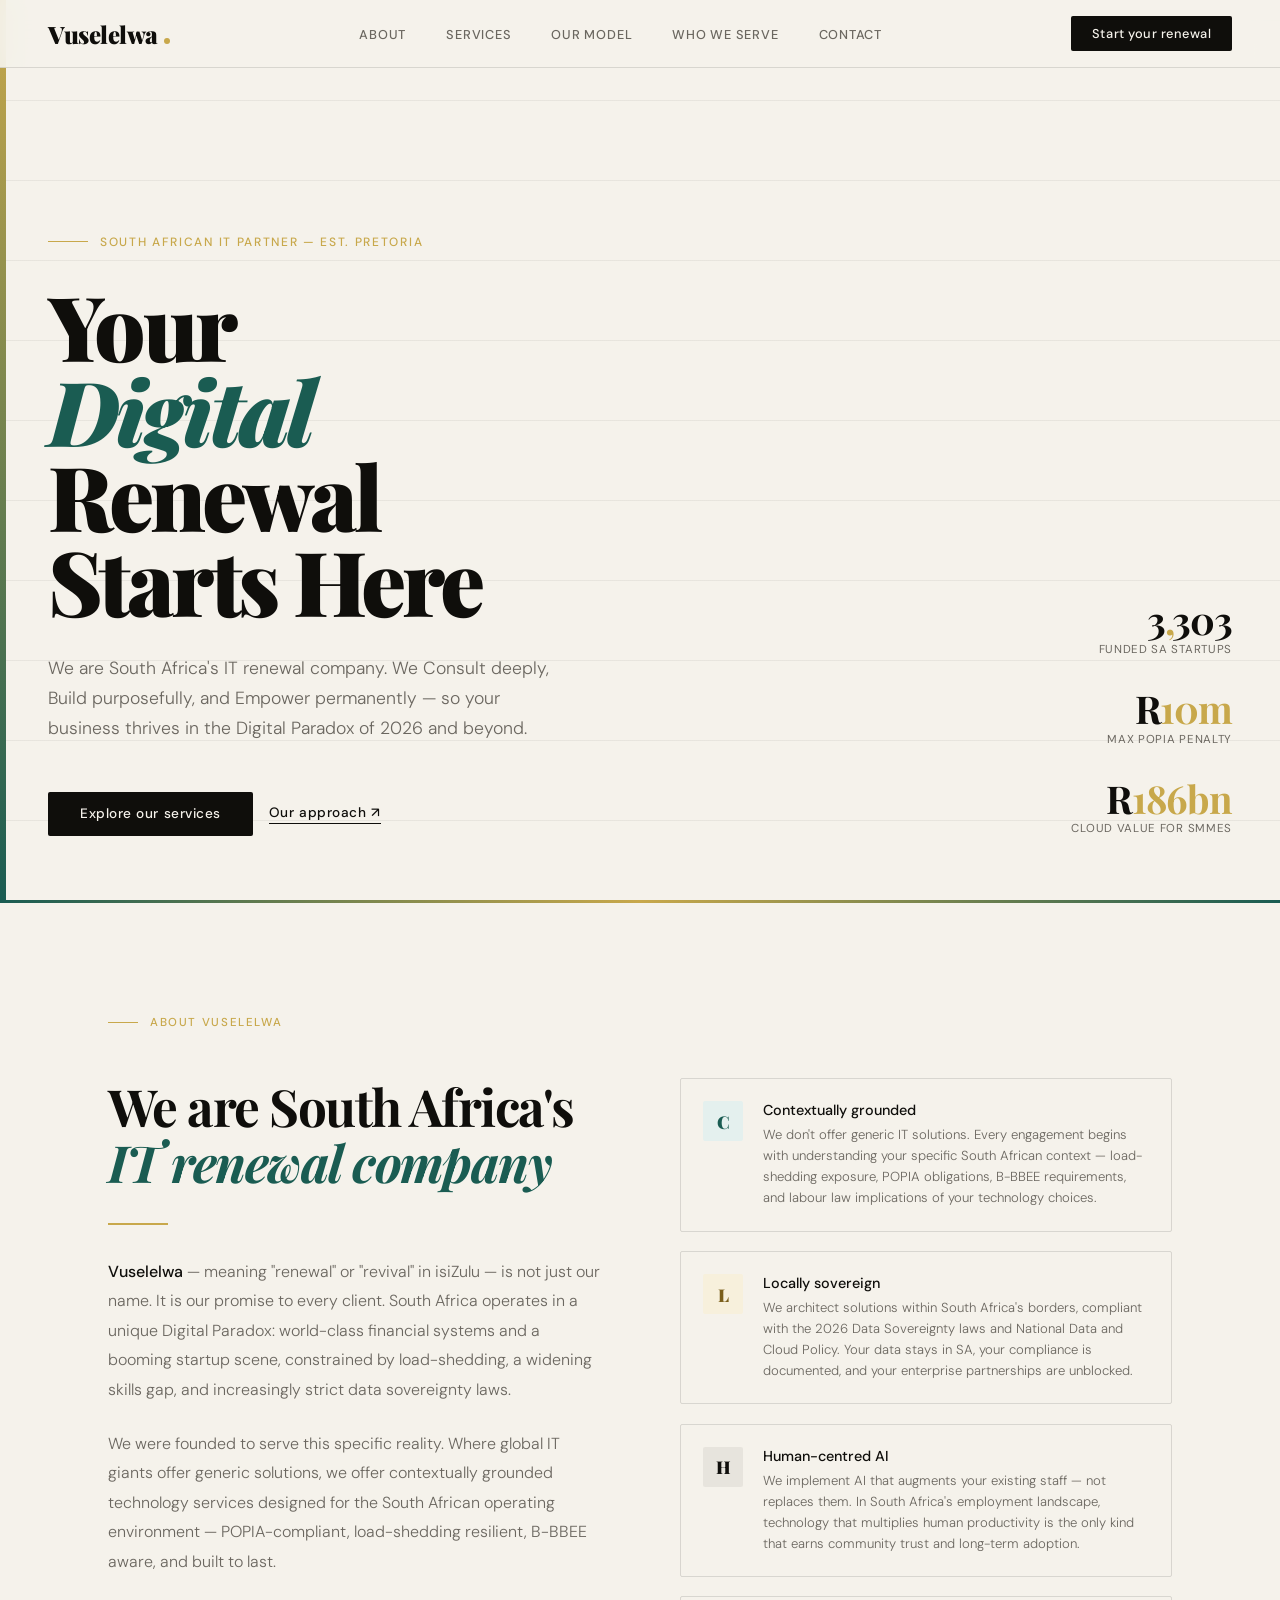
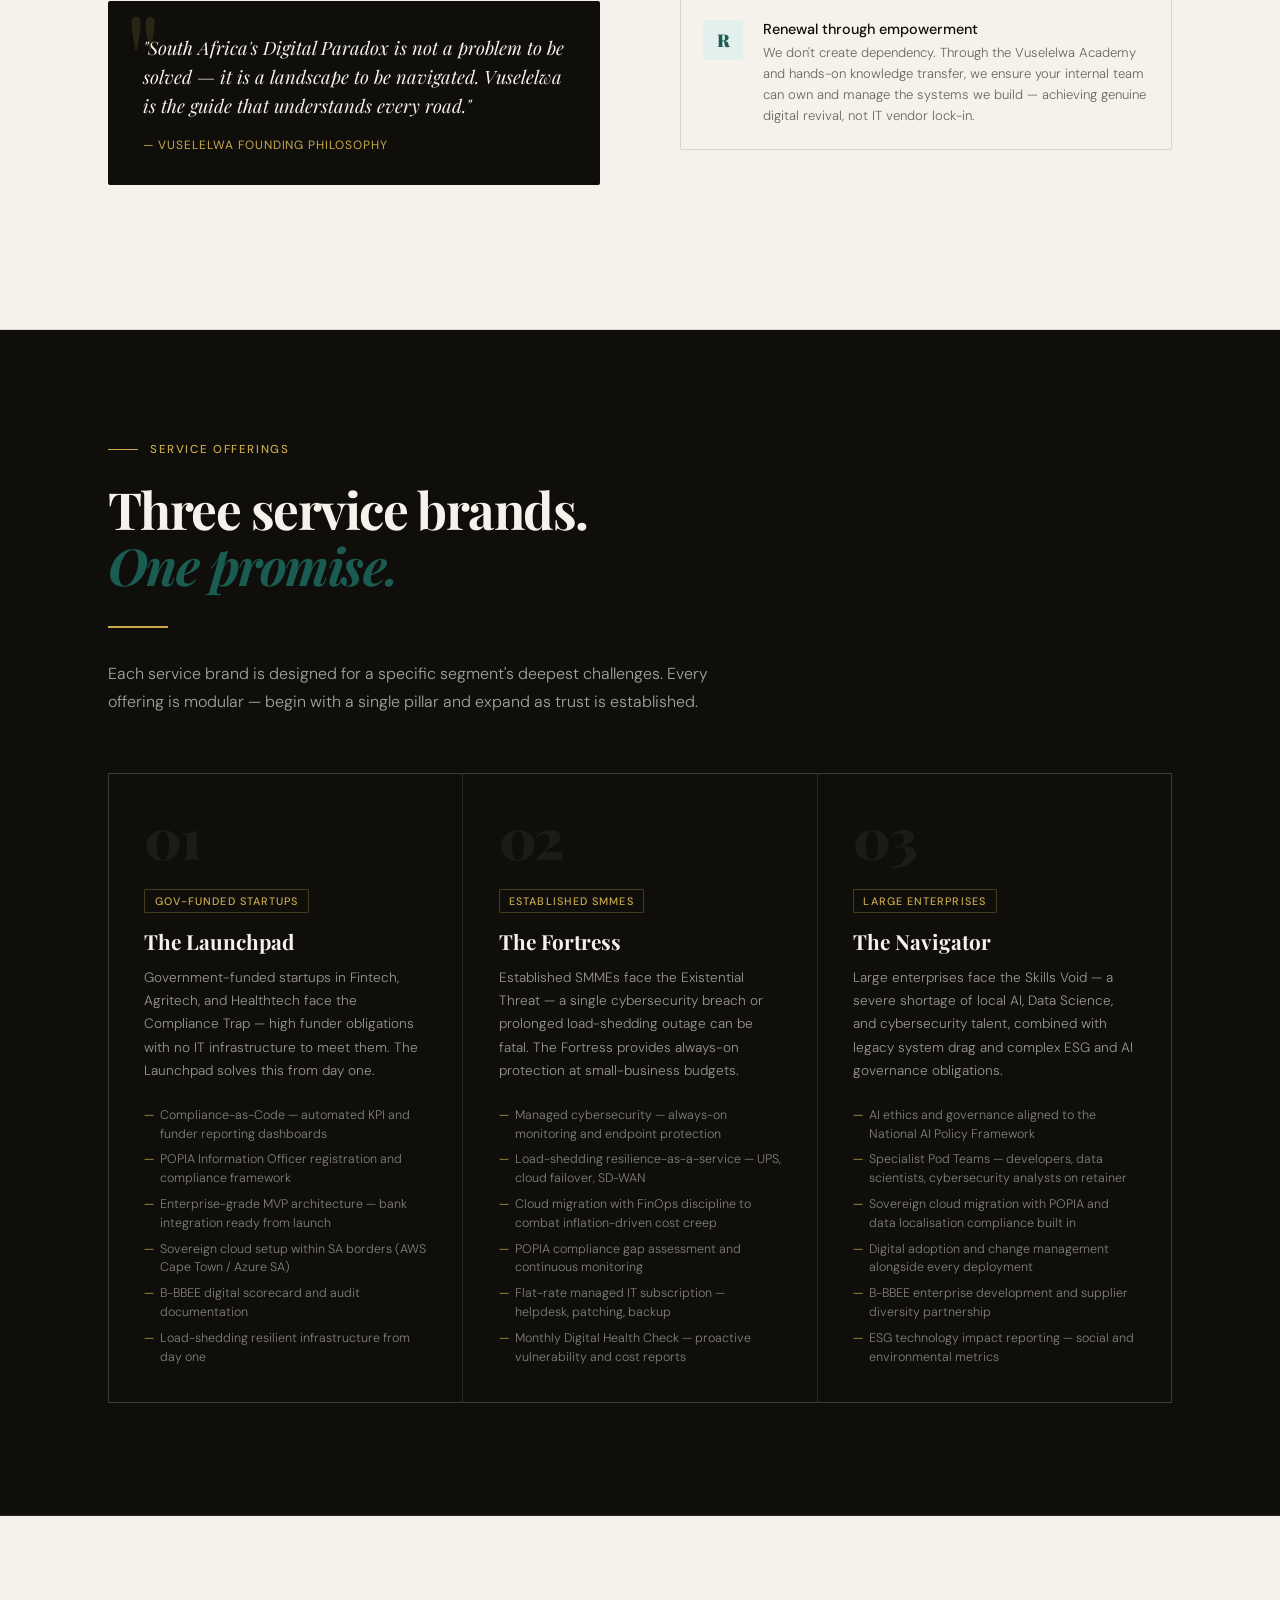
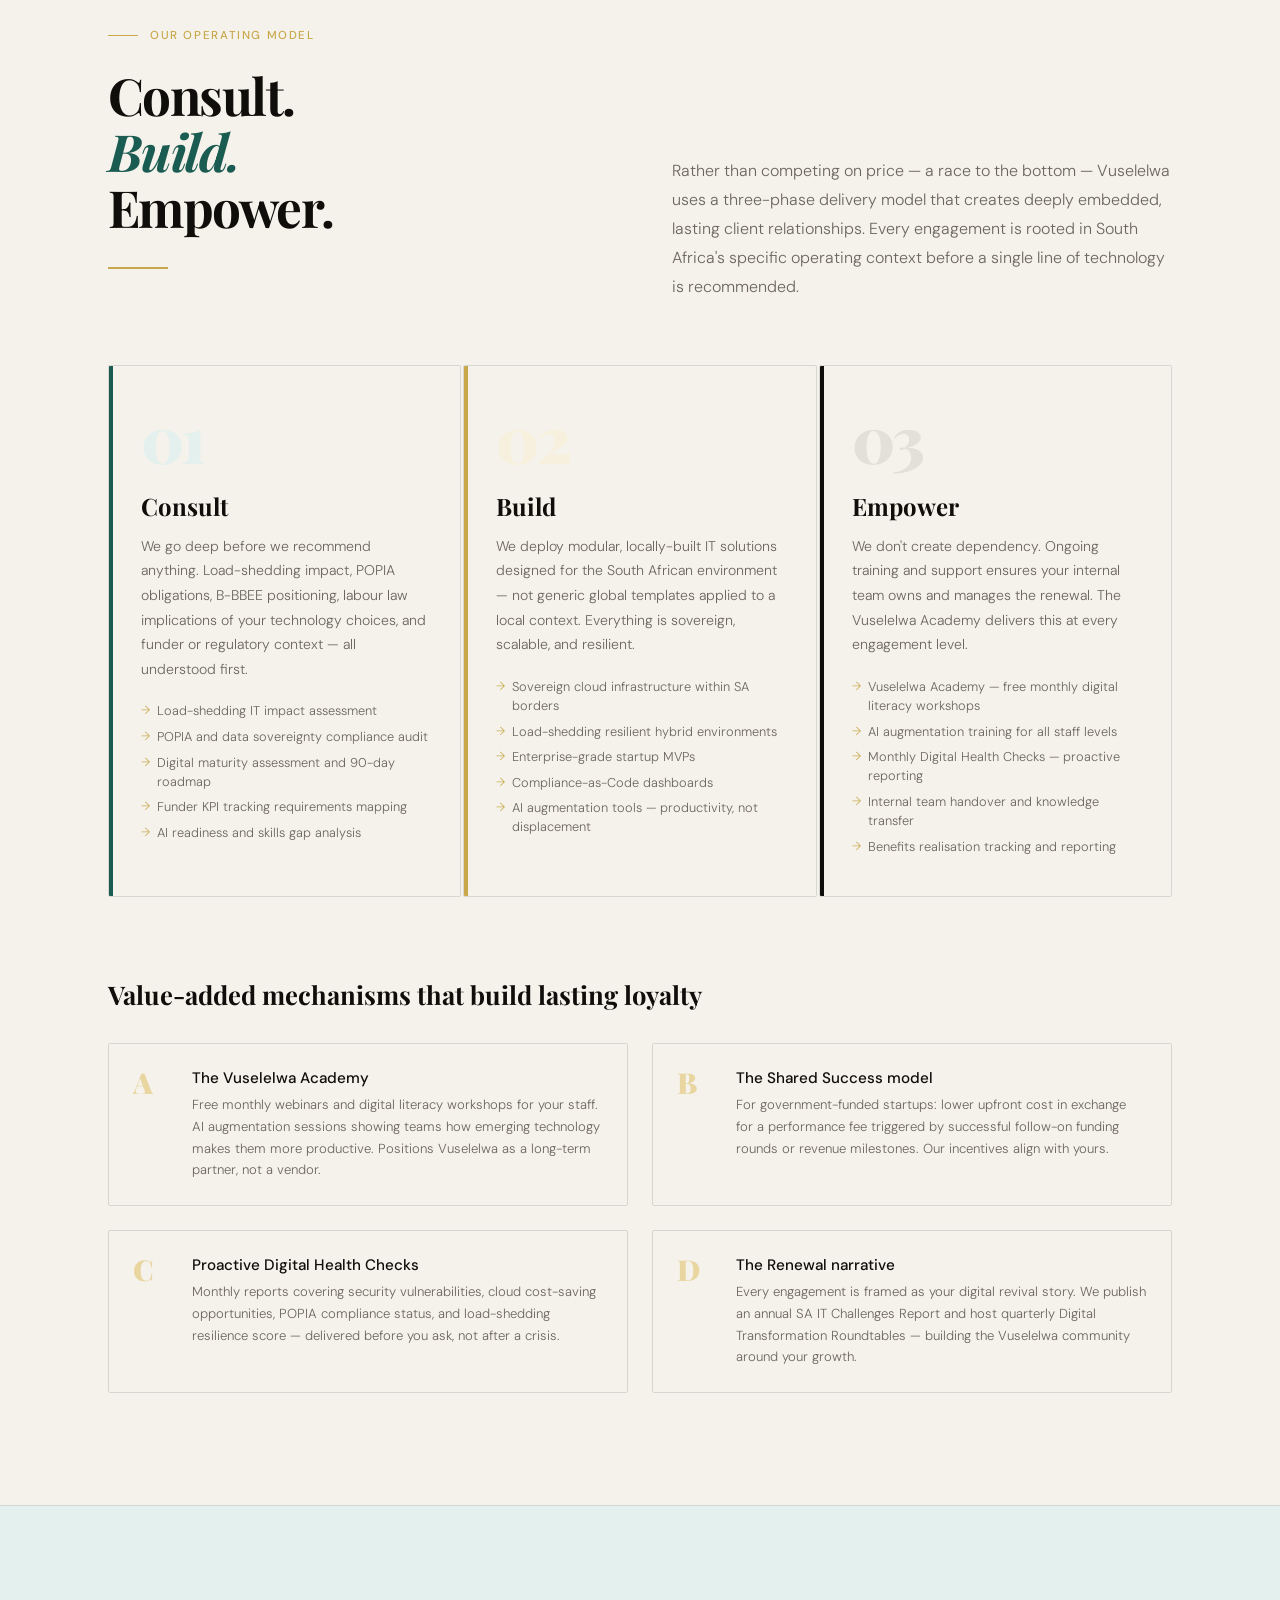
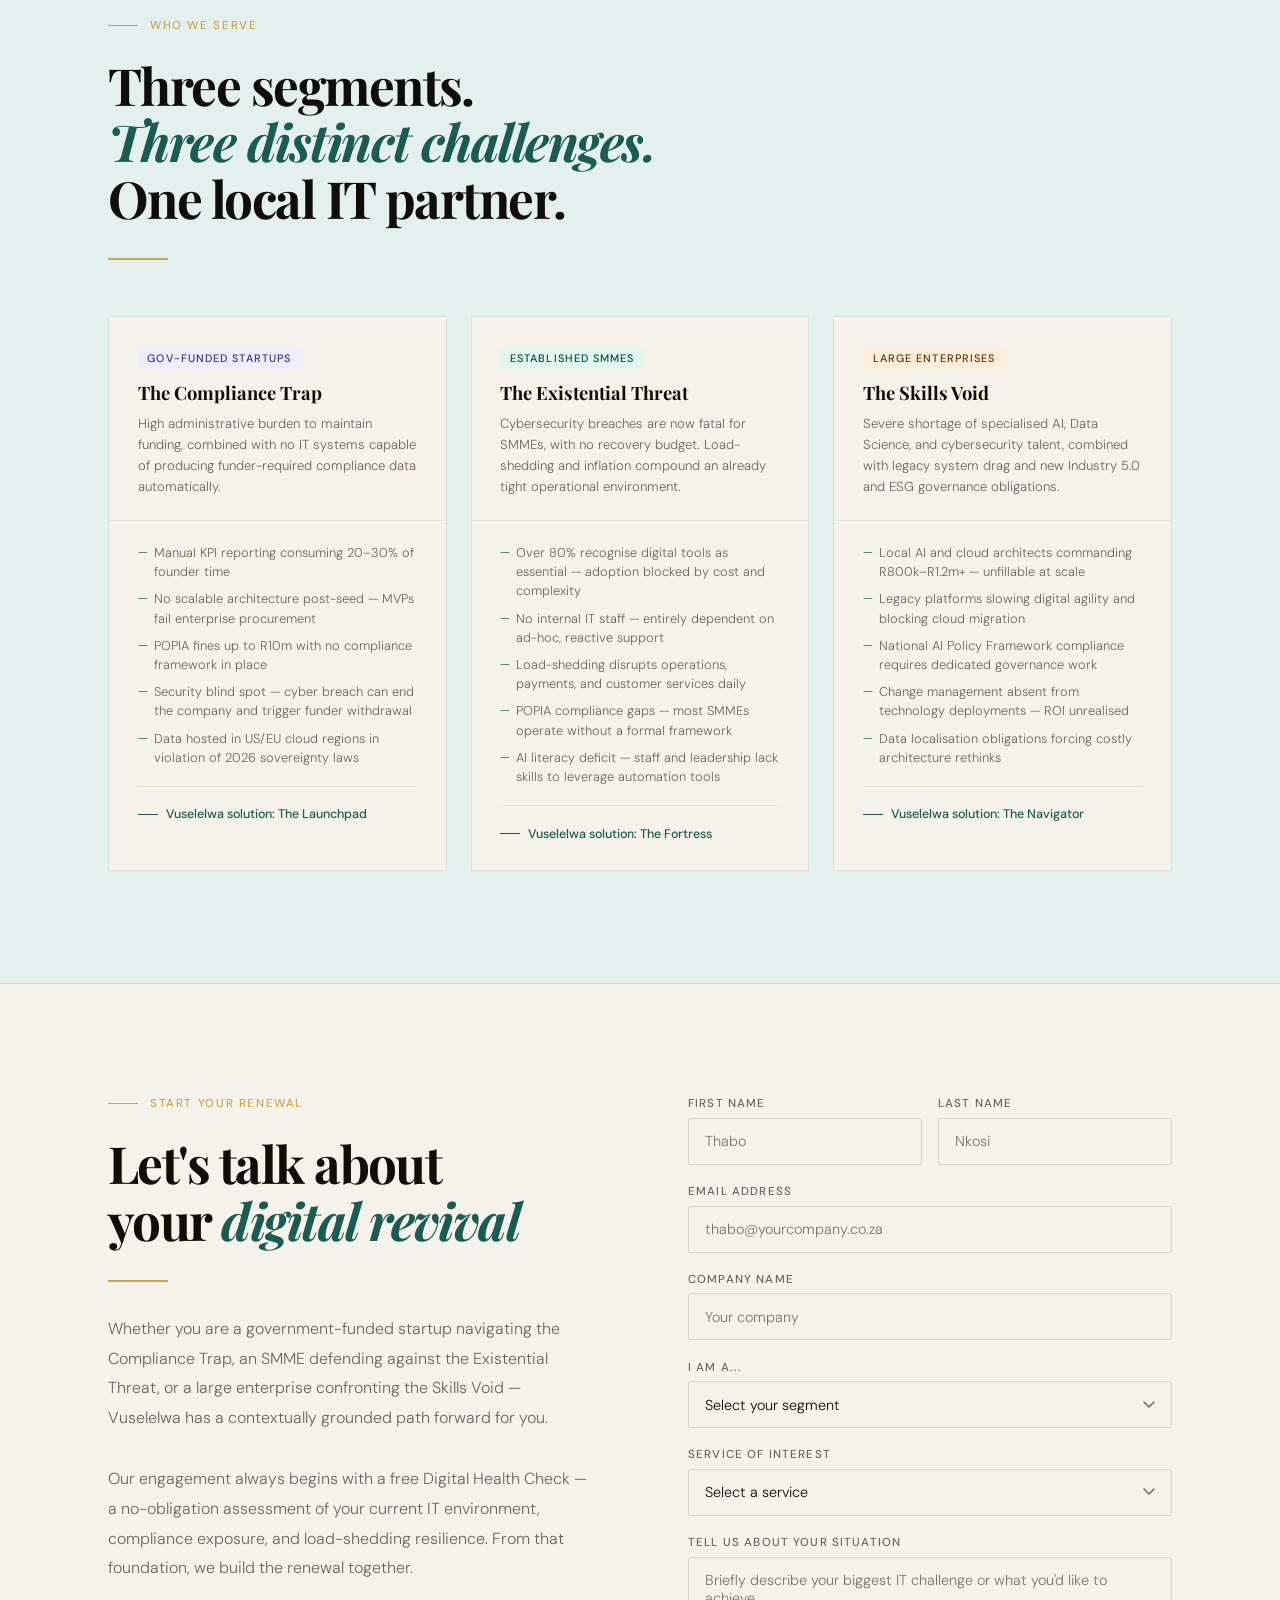
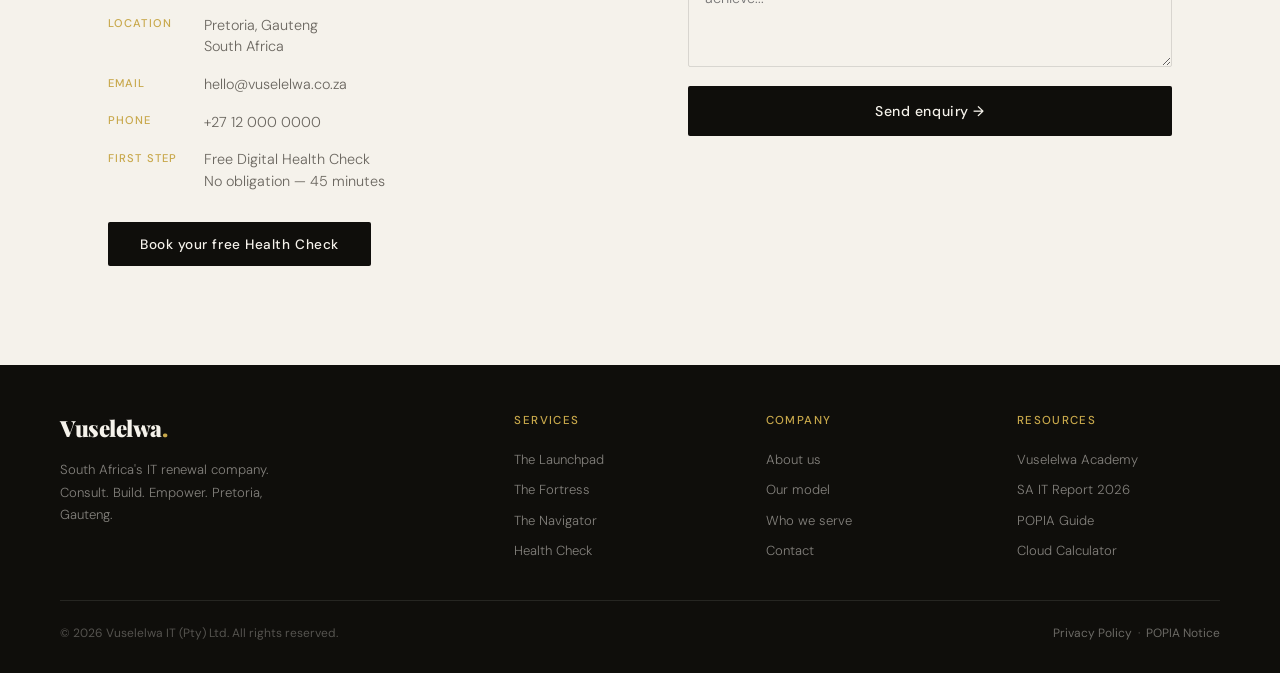
<file: vuselelwa_website.html>
<!DOCTYPE html>
<html lang="en">
<head>
<meta charset="UTF-8">
<meta name="viewport" content="width=device-width, initial-scale=1.0">
<title>Vuselelwa — IT Renewal for South Africa</title>
<link rel="preconnect" href="https://fonts.googleapis.com">
<link rel="preconnect" href="https://fonts.gstatic.com" crossorigin>
<link href="https://fonts.googleapis.com/css2?family=Playfair+Display:wght@400;700;900&family=DM+Sans:wght@300;400;500&display=swap" rel="stylesheet">
<style>
:root {
  --ink: #0f0e0b;
  --paper: #f5f2eb;
  --gold: #c8a84b;
  --gold-light: #e8d5a0;
  --gold-pale: #f7f0dc;
  --teal: #1a5c52;
  --teal-light: #2b8a7c;
  --teal-pale: #e4f0ee;
  --ash: #6b6760;
  --rule: rgba(15,14,11,0.12);
  --serif: 'Playfair Display', Georgia, serif;
  --sans: 'DM Sans', system-ui, sans-serif;
}

*, *::before, *::after { box-sizing: border-box; margin: 0; padding: 0; }

html { scroll-behavior: smooth; font-size: 16px; }

body {
  font-family: var(--sans);
  background: var(--paper);
  color: var(--ink);
  overflow-x: hidden;
  -webkit-font-smoothing: antialiased;
}

/* ── NAV ── */
nav {
  position: fixed; top: 0; left: 0; right: 0; z-index: 100;
  display: flex; align-items: center; justify-content: space-between;
  padding: 0 3rem; height: 68px;
  background: rgba(245,242,235,0.92);
  backdrop-filter: blur(12px);
  border-bottom: 1px solid var(--rule);
  transition: box-shadow .3s;
}
nav.scrolled { box-shadow: 0 2px 20px rgba(15,14,11,0.08); }
.nav-logo { display: flex; align-items: baseline; gap: .4rem; text-decoration: none; }
.nav-logo-v { font-family: var(--serif); font-size: 1.5rem; font-weight: 900; color: var(--ink); letter-spacing: -.02em; }
.nav-logo-dot { width: 6px; height: 6px; border-radius: 50%; background: var(--gold); margin-bottom: 2px; flex-shrink: 0; }
.nav-links { display: flex; gap: 2.5rem; list-style: none; }
.nav-links a { font-size: .8rem; font-weight: 500; color: var(--ash); text-decoration: none; letter-spacing: .06em; text-transform: uppercase; transition: color .2s; }
.nav-links a:hover { color: var(--ink); }
.nav-cta {
  font-family: var(--sans); font-size: .8rem; font-weight: 500;
  color: var(--paper); background: var(--ink);
  padding: .55rem 1.3rem; border-radius: 2px; text-decoration: none;
  letter-spacing: .04em; transition: background .2s, color .2s;
}
.nav-cta:hover { background: var(--teal); }

/* ── HERO ── */
#home {
  min-height: 100vh; display: flex; flex-direction: column; justify-content: flex-end;
  padding: 0 3rem 4rem; position: relative; overflow: hidden;
  padding-top: 68px;
}
.hero-bg {
  position: absolute; inset: 0;
  background: var(--paper);
}
.hero-bg-rule {
  position: absolute; top: 0; left: 0; right: 0; bottom: 0;
  background-image:
    repeating-linear-gradient(
      0deg,
      transparent,
      transparent 79px,
      rgba(15,14,11,0.06) 79px,
      rgba(15,14,11,0.06) 80px
    );
}
.hero-gold-bar {
  position: absolute; top: 0; left: 0; width: 6px; height: 100%;
  background: linear-gradient(to bottom, var(--gold) 0%, var(--teal) 100%);
}
.hero-content { position: relative; z-index: 1; max-width: 900px; }
.hero-label {
  font-size: .75rem; font-weight: 500; letter-spacing: .14em; text-transform: uppercase;
  color: var(--gold); margin-bottom: 2rem; display: flex; align-items: center; gap: .75rem;
}
.hero-label::before {
  content: ''; display: block; width: 40px; height: 1px; background: var(--gold);
}
.hero-headline {
  font-family: var(--serif); font-size: clamp(3.2rem, 7vw, 6.5rem);
  font-weight: 900; line-height: .95; letter-spacing: -.04em;
  color: var(--ink); margin-bottom: 2rem;
}
.hero-headline em { font-style: italic; color: var(--teal); }
.hero-sub {
  font-size: 1.1rem; font-weight: 300; color: var(--ash); line-height: 1.7;
  max-width: 520px; margin-bottom: 3rem;
}
.hero-actions { display: flex; gap: 1rem; align-items: center; flex-wrap: wrap; }
.btn-primary {
  font-family: var(--sans); font-size: .85rem; font-weight: 500;
  color: var(--paper); background: var(--ink);
  padding: .85rem 2rem; border-radius: 2px; text-decoration: none;
  letter-spacing: .04em; transition: background .25s;
}
.btn-primary:hover { background: var(--teal); }
.btn-secondary {
  font-family: var(--sans); font-size: .85rem; font-weight: 500;
  color: var(--ink); text-decoration: none; letter-spacing: .04em;
  display: flex; align-items: center; gap: .5rem;
  border-bottom: 1px solid var(--ink); padding-bottom: 2px; transition: color .2s, border-color .2s;
}
.btn-secondary:hover { color: var(--teal); border-color: var(--teal); }
.hero-stats {
  position: absolute; right: 3rem; bottom: 4rem;
  display: flex; flex-direction: column; gap: 2rem; z-index: 1;
}
.hero-stat { text-align: right; }
.hero-stat-num {
  font-family: var(--serif); font-size: 2.4rem; font-weight: 700;
  color: var(--ink); line-height: 1; letter-spacing: -.03em;
}
.hero-stat-num span { color: var(--gold); }
.hero-stat-label { font-size: .72rem; color: var(--ash); letter-spacing: .06em; text-transform: uppercase; margin-top: .25rem; }

/* ── SECTION BASE ── */
section { scroll-margin-top: 68px; }
.section-inner { max-width: 1160px; margin: 0 auto; padding: 0 3rem; }
.section-label {
  font-size: .72rem; font-weight: 500; letter-spacing: .14em; text-transform: uppercase;
  color: var(--gold); margin-bottom: 1.5rem; display: flex; align-items: center; gap: .75rem;
}
.section-label::before { content: ''; display: block; width: 30px; height: 1px; background: var(--gold); }
.section-title {
  font-family: var(--serif); font-size: clamp(2rem, 4vw, 3.2rem); font-weight: 700;
  line-height: 1.1; letter-spacing: -.03em; color: var(--ink);
}
.section-title em { font-style: italic; color: var(--teal); }
.section-rule { width: 60px; height: 2px; background: var(--gold); margin: 2rem 0; }

/* ── ABOUT ── */
#about { padding: 7rem 0; border-bottom: 1px solid var(--rule); }
.about-grid { display: grid; grid-template-columns: 1fr 1fr; gap: 5rem; align-items: start; margin-top: 3rem; }
.about-left .section-title { margin-bottom: 1.5rem; }
.about-body { font-size: 1rem; font-weight: 300; color: var(--ash); line-height: 1.85; margin-bottom: 1.5rem; }
.about-body strong { color: var(--ink); font-weight: 500; }
.about-paradox {
  background: var(--ink); color: var(--paper);
  padding: 2rem 2.2rem; border-radius: 2px; position: relative; overflow: hidden;
  margin-bottom: 2rem;
}
.about-paradox::before {
  content: '"'; position: absolute; top: -.5rem; left: 1rem;
  font-family: var(--serif); font-size: 8rem; line-height: 1;
  color: rgba(200,168,75,.15); pointer-events: none;
}
.about-paradox p { font-family: var(--serif); font-size: 1.15rem; font-style: italic; line-height: 1.6; position: relative; }
.about-paradox cite { display: block; font-size: .75rem; font-style: normal; color: var(--gold); margin-top: 1rem; letter-spacing: .08em; text-transform: uppercase; }
.about-pillars { display: flex; flex-direction: column; gap: 1.2rem; }
.about-pillar {
  display: flex; gap: 1.2rem; align-items: flex-start;
  padding: 1.4rem; border: 1px solid var(--rule); border-radius: 2px;
  transition: border-color .2s, box-shadow .2s;
}
.about-pillar:hover { border-color: var(--gold-light); box-shadow: 0 4px 20px rgba(15,14,11,0.06); }
.pillar-icon {
  width: 40px; height: 40px; border-radius: 2px; flex-shrink: 0;
  display: flex; align-items: center; justify-content: center;
  font-family: var(--serif); font-size: 1.1rem; font-weight: 900;
}
.pi-teal { background: var(--teal-pale); color: var(--teal); }
.pi-gold { background: var(--gold-pale); color: #7a5e1a; }
.pi-ink { background: rgba(15,14,11,0.06); color: var(--ink); }
.pillar-text h4 { font-size: .9rem; font-weight: 500; margin-bottom: .3rem; }
.pillar-text p { font-size: .82rem; color: var(--ash); line-height: 1.6; font-weight: 300; }

/* ── SERVICES ── */
#services {
  padding: 7rem 0;
  background: var(--ink); color: var(--paper);
  border-bottom: 1px solid rgba(245,242,235,.1);
}
#services .section-title { color: var(--paper); }
#services .section-label { color: var(--gold); }
#services .section-label::before { background: var(--gold); }
#services .section-rule { background: var(--gold); }
.services-intro { font-size: 1rem; font-weight: 300; color: rgba(245,242,235,.65); line-height: 1.8; max-width: 600px; margin-bottom: 3.5rem; }
.services-grid { display: grid; grid-template-columns: repeat(3, 1fr); gap: 1px; background: rgba(245,242,235,.1); border: 1px solid rgba(245,242,235,.1); }
.service-card {
  padding: 2.2rem; background: var(--ink);
  position: relative; overflow: hidden;
  transition: background .25s;
  cursor: default;
}
.service-card::before {
  content: ''; position: absolute; top: 0; left: 0; right: 0; height: 2px;
  background: transparent; transition: background .25s;
}
.service-card:hover { background: rgba(245,242,235,.04); }
.service-card:hover::before { background: var(--gold); }
.service-num { font-family: var(--serif); font-size: 3.5rem; font-weight: 900; color: rgba(245,242,235,.06); line-height: 1; margin-bottom: 1.5rem; letter-spacing: -.04em; }
.service-tag {
  display: inline-block; font-size: .68rem; font-weight: 500; letter-spacing: .1em; text-transform: uppercase;
  color: var(--gold); border: 1px solid rgba(200,168,75,.3); padding: .25rem .6rem; border-radius: 1px; margin-bottom: 1rem;
}
.service-name { font-family: var(--serif); font-size: 1.3rem; font-weight: 700; color: var(--paper); margin-bottom: .75rem; line-height: 1.2; }
.service-desc { font-size: .85rem; font-weight: 300; color: rgba(245,242,235,.6); line-height: 1.7; margin-bottom: 1.5rem; }
.service-items { list-style: none; display: flex; flex-direction: column; gap: .45rem; }
.service-items li { font-size: .78rem; color: rgba(245,242,235,.5); padding-left: 1rem; position: relative; line-height: 1.5; font-weight: 300; }
.service-items li::before { content: '—'; position: absolute; left: 0; color: var(--gold); }

/* ── MODEL ── */
#model { padding: 7rem 0; border-bottom: 1px solid var(--rule); }
.model-header { display: grid; grid-template-columns: 1fr 1fr; gap: 4rem; align-items: end; margin-bottom: 4rem; }
.model-intro { font-size: 1rem; font-weight: 300; color: var(--ash); line-height: 1.8; }
.model-steps { display: grid; grid-template-columns: repeat(3, 1fr); gap: 2px; position: relative; }
.model-step {
  padding: 2.5rem 2rem; border: 1px solid var(--rule); border-radius: 2px;
  position: relative; overflow: hidden; background: var(--paper);
  transition: box-shadow .25s;
}
.model-step:hover { box-shadow: 0 8px 32px rgba(15,14,11,0.08); }
.model-step-accent {
  position: absolute; top: 0; left: 0; width: 4px; height: 100%;
}
.ms-consult { background: var(--teal); }
.ms-build { background: var(--gold); }
.ms-empower { background: var(--ink); }
.model-step-num { font-family: var(--serif); font-size: 4rem; font-weight: 900; line-height: 1; letter-spacing: -.04em; margin-bottom: 1.2rem; }
.ms-c .model-step-num { color: var(--teal-pale); }
.ms-b .model-step-num { color: var(--gold-pale); }
.ms-e .model-step-num { color: rgba(15,14,11,.08); }
.model-step h3 { font-family: var(--serif); font-size: 1.5rem; font-weight: 700; margin-bottom: .75rem; }
.model-step p { font-size: .88rem; font-weight: 300; color: var(--ash); line-height: 1.75; margin-bottom: 1.25rem; }
.model-step ul { list-style: none; display: flex; flex-direction: column; gap: .4rem; }
.model-step ul li { font-size: .8rem; color: var(--ash); padding-left: 1rem; position: relative; font-weight: 300; line-height: 1.5; }
.model-step ul li::before { content: '→'; position: absolute; left: 0; color: var(--gold); font-size: .75rem; }
.model-vas { margin-top: 5rem; }
.model-vas-title { font-family: var(--serif); font-size: 1.6rem; font-weight: 700; margin-bottom: 2rem; }
.vas-grid { display: grid; grid-template-columns: repeat(2, 1fr); gap: 1.5rem; }
.vas-card {
  display: flex; gap: 1.2rem; padding: 1.5rem;
  border: 1px solid var(--rule); border-radius: 2px;
  transition: border-color .2s, box-shadow .2s;
}
.vas-card:hover { border-color: var(--gold-light); box-shadow: 0 4px 20px rgba(15,14,11,.06); }
.vas-num {
  font-family: var(--serif); font-size: 1.8rem; font-weight: 900; color: var(--gold-light);
  line-height: 1; flex-shrink: 0; width: 2.5rem;
}
.vas-text h4 { font-size: .95rem; font-weight: 500; margin-bottom: .4rem; }
.vas-text p { font-size: .82rem; color: var(--ash); line-height: 1.65; font-weight: 300; }

/* ── CHALLENGES ── */
#challenges { padding: 7rem 0; background: var(--teal-pale); border-bottom: 1px solid rgba(26,92,82,.12); }
.challenges-header { margin-bottom: 3.5rem; }
.challenges-header .section-title { max-width: 700px; }
.challenges-grid { display: grid; grid-template-columns: repeat(3, 1fr); gap: 1.5rem; }
.challenge-card {
  background: var(--paper); border-radius: 2px; border: 1px solid rgba(26,92,82,.12);
  overflow: hidden; transition: box-shadow .25s;
}
.challenge-card:hover { box-shadow: 0 8px 32px rgba(26,92,82,.12); }
.challenge-card-top {
  padding: 1.8rem 1.8rem 1.4rem; border-bottom: 1px solid rgba(26,92,82,.1);
}
.challenge-seg {
  display: inline-block; font-size: .68rem; font-weight: 500; letter-spacing: .1em; text-transform: uppercase;
  padding: .25rem .6rem; border-radius: 1px; margin-bottom: .8rem;
}
.cs-startup { background: #EEEDFE; color: #3C3489; }
.cs-smme { background: #E1F5EE; color: #085041; }
.cs-enterprise { background: #FAEEDA; color: #633806; }
.challenge-trap { font-family: var(--serif); font-size: 1.15rem; font-weight: 700; margin-bottom: .5rem; line-height: 1.3; }
.challenge-summary { font-size: .82rem; color: var(--ash); line-height: 1.6; font-weight: 300; }
.challenge-card-body { padding: 1.4rem 1.8rem 1.8rem; }
.challenge-items { list-style: none; display: flex; flex-direction: column; gap: .5rem; }
.challenge-items li { font-size: .8rem; color: var(--ash); padding-left: 1rem; position: relative; line-height: 1.5; font-weight: 300; }
.challenge-items li::before { content: '—'; position: absolute; left: 0; color: var(--teal); font-size: .75rem; }
.challenge-response {
  margin-top: 1.2rem; padding-top: 1.2rem; border-top: 1px solid rgba(26,92,82,.1);
  font-size: .78rem; font-weight: 500; color: var(--teal); display: flex; align-items: center; gap: .5rem;
}
.challenge-response::before { content: ''; display: block; width: 20px; height: 1px; background: var(--teal); flex-shrink: 0; }

/* ── CONTACT ── */
#contact { padding: 7rem 0; }
.contact-grid { display: grid; grid-template-columns: 1fr 1fr; gap: 6rem; align-items: start; }
.contact-left .section-title { margin-bottom: 1.5rem; }
.contact-body { font-size: 1rem; font-weight: 300; color: var(--ash); line-height: 1.85; margin-bottom: 2rem; }
.contact-details { display: flex; flex-direction: column; gap: 1rem; margin-bottom: 2.5rem; }
.contact-detail { display: flex; align-items: flex-start; gap: 1rem; }
.cd-label { font-size: .7rem; font-weight: 500; letter-spacing: .1em; text-transform: uppercase; color: var(--gold); min-width: 80px; margin-top: .1rem; }
.cd-val { font-size: .9rem; color: var(--ash); font-weight: 300; line-height: 1.5; }
.contact-form { display: flex; flex-direction: column; gap: 1.2rem; }
.form-row { display: grid; grid-template-columns: 1fr 1fr; gap: 1rem; }
.form-group { display: flex; flex-direction: column; gap: .4rem; }
.form-label { font-size: .72rem; font-weight: 500; letter-spacing: .1em; text-transform: uppercase; color: var(--ash); }
.form-input, .form-select, .form-textarea {
  font-family: var(--sans); font-size: .9rem; font-weight: 300;
  color: var(--ink); background: transparent;
  border: 1px solid var(--rule); border-radius: 2px;
  padding: .85rem 1rem; outline: none;
  transition: border-color .2s;
  appearance: none;
}
.form-input:focus, .form-select:focus, .form-textarea:focus {
  border-color: var(--teal);
  box-shadow: 0 0 0 3px rgba(26,92,82,.08);
}
.form-textarea { resize: vertical; min-height: 110px; }
.form-select { background-image: url("data:image/svg+xml,%3Csvg xmlns='http://www.w3.org/2000/svg' width='12' height='8' fill='none'%3E%3Cpath d='M1 1l5 5 5-5' stroke='%236b6760' stroke-width='1.5' stroke-linecap='round'/%3E%3C/svg%3E"); background-repeat: no-repeat; background-position: right 1rem center; cursor: pointer; }
.form-submit {
  font-family: var(--sans); font-size: .88rem; font-weight: 500; letter-spacing: .04em;
  color: var(--paper); background: var(--ink); border: none;
  padding: 1rem 2rem; border-radius: 2px; cursor: pointer;
  transition: background .25s; text-align: center;
}
.form-submit:hover { background: var(--teal); }

/* ── FOOTER ── */
footer {
  background: var(--ink); color: rgba(245,242,235,.5);
  padding: 3rem 3rem 2rem;
}
.footer-inner {
  max-width: 1160px; margin: 0 auto;
  display: grid; grid-template-columns: 2fr 1fr 1fr 1fr; gap: 3rem;
  padding-bottom: 2.5rem; border-bottom: 1px solid rgba(245,242,235,.1);
}
.footer-brand { display: flex; flex-direction: column; gap: 1rem; }
.footer-logo { font-family: var(--serif); font-size: 1.4rem; font-weight: 900; color: var(--paper); letter-spacing: -.02em; }
.footer-tagline { font-size: .82rem; font-weight: 300; line-height: 1.7; max-width: 240px; }
.footer-col h5 { font-size: .72rem; font-weight: 500; letter-spacing: .12em; text-transform: uppercase; color: var(--gold); margin-bottom: 1.2rem; }
.footer-col ul { list-style: none; display: flex; flex-direction: column; gap: .6rem; }
.footer-col ul li a { font-size: .82rem; color: rgba(245,242,235,.5); text-decoration: none; font-weight: 300; transition: color .2s; }
.footer-col ul li a:hover { color: var(--paper); }
.footer-bottom {
  max-width: 1160px; margin: 0 auto;
  display: flex; justify-content: space-between; align-items: center;
  padding-top: 1.5rem;
  font-size: .75rem; color: rgba(245,242,235,.3);
}
.footer-bottom a { color: rgba(245,242,235,.4); text-decoration: none; }

/* ── DIVIDER ── */
.gold-divider { width: 100%; height: 3px; background: linear-gradient(to right, var(--teal) 0%, var(--gold) 50%, var(--teal) 100%); }

/* ── ANIMATIONS ── */
@keyframes fadeUp {
  from { opacity: 0; transform: translateY(24px); }
  to   { opacity: 1; transform: translateY(0); }
}
.animate { opacity: 0; animation: fadeUp .6s ease forwards; }
.a1 { animation-delay: .1s; }
.a2 { animation-delay: .25s; }
.a3 { animation-delay: .4s; }
.a4 { animation-delay: .55s; }

/* ── MOBILE ── */
@media (max-width: 900px) {
  nav { padding: 0 1.5rem; }
  .nav-links { display: none; }
  #home { padding: 68px 1.5rem 3rem; }
  .hero-stats { display: none; }
  .section-inner { padding: 0 1.5rem; }
  .about-grid, .model-header, .contact-grid { grid-template-columns: 1fr; gap: 2.5rem; }
  .services-grid, .challenges-grid { grid-template-columns: 1fr; }
  .model-steps { grid-template-columns: 1fr; }
  .vas-grid { grid-template-columns: 1fr; }
  .form-row { grid-template-columns: 1fr; }
  footer { padding: 2.5rem 1.5rem 1.5rem; }
  .footer-inner { grid-template-columns: 1fr 1fr; gap: 2rem; }
}
</style>
</head>
<body>

<!-- NAV -->
<nav id="nav">
  <a href="#home" class="nav-logo">
    <span class="nav-logo-v">Vuselelwa</span>
    <span class="nav-logo-dot"></span>
  </a>
  <ul class="nav-links">
    <li><a href="#about">About</a></li>
    <li><a href="#services">Services</a></li>
    <li><a href="#model">Our model</a></li>
    <li><a href="#challenges">Who we serve</a></li>
    <li><a href="#contact">Contact</a></li>
  </ul>
  <a href="#contact" class="nav-cta">Start your renewal</a>
</nav>

<!-- ── PAGE 1: HERO ── -->
<section id="home">
  <div class="hero-bg"></div>
  <div class="hero-bg-rule"></div>
  <div class="hero-gold-bar"></div>

  <div class="hero-content">
    <div class="hero-label animate a1">South African IT Partner — Est. Pretoria</div>
    <h1 class="hero-headline animate a2">
      Your<br><em>Digital</em><br>Renewal<br>Starts Here
    </h1>
    <p class="hero-sub animate a3">
      We are South Africa's IT renewal company. We Consult deeply, Build purposefully, and Empower permanently — so your business thrives in the Digital Paradox of 2026 and beyond.
    </p>
    <div class="hero-actions animate a4">
      <a href="#services" class="btn-primary">Explore our services</a>
      <a href="#model" class="btn-secondary">Our approach ↗</a>
    </div>
  </div>

  <div class="hero-stats animate a4">
    <div class="hero-stat">
      <div class="hero-stat-num">3<span>,</span>303</div>
      <div class="hero-stat-label">Funded SA startups</div>
    </div>
    <div class="hero-stat">
      <div class="hero-stat-num">R<span>10m</span></div>
      <div class="hero-stat-label">Max POPIA penalty</div>
    </div>
    <div class="hero-stat">
      <div class="hero-stat-num">R<span>186bn</span></div>
      <div class="hero-stat-label">Cloud value for SMMEs</div>
    </div>
  </div>
</section>

<div class="gold-divider"></div>

<!-- ── PAGE 2: ABOUT ── -->
<section id="about">
  <div class="section-inner">
    <div class="section-label">About Vuselelwa</div>
    <div class="about-grid">
      <div class="about-left">
        <h2 class="section-title">We are South Africa's<br><em>IT renewal company</em></h2>
        <div class="section-rule"></div>
        <p class="about-body">
          <strong>Vuselelwa</strong> — meaning "renewal" or "revival" in isiZulu — is not just our name. It is our promise to every client. South Africa operates in a unique Digital Paradox: world-class financial systems and a booming startup scene, constrained by load-shedding, a widening skills gap, and increasingly strict data sovereignty laws.
        </p>
        <p class="about-body">
          We were founded to serve this specific reality. Where global IT giants offer generic solutions, we offer contextually grounded technology services designed for the South African operating environment — POPIA-compliant, load-shedding resilient, B-BBEE aware, and built to last.
        </p>
        <div class="about-paradox">
          <p>"South Africa's Digital Paradox is not a problem to be solved — it is a landscape to be navigated. Vuselelwa is the guide that understands every road."</p>
          <cite>— Vuselelwa founding philosophy</cite>
        </div>
      </div>
      <div class="about-right">
        <div class="about-pillars">
          <div class="about-pillar">
            <div class="pillar-icon pi-teal">C</div>
            <div class="pillar-text">
              <h4>Contextually grounded</h4>
              <p>We don't offer generic IT solutions. Every engagement begins with understanding your specific South African context — load-shedding exposure, POPIA obligations, B-BBEE requirements, and labour law implications of your technology choices.</p>
            </div>
          </div>
          <div class="about-pillar">
            <div class="pillar-icon pi-gold">L</div>
            <div class="pillar-text">
              <h4>Locally sovereign</h4>
              <p>We architect solutions within South Africa's borders, compliant with the 2026 Data Sovereignty laws and National Data and Cloud Policy. Your data stays in SA, your compliance is documented, and your enterprise partnerships are unblocked.</p>
            </div>
          </div>
          <div class="about-pillar">
            <div class="pillar-icon pi-ink">H</div>
            <div class="pillar-text">
              <h4>Human-centred AI</h4>
              <p>We implement AI that augments your existing staff — not replaces them. In South Africa's employment landscape, technology that multiplies human productivity is the only kind that earns community trust and long-term adoption.</p>
            </div>
          </div>
          <div class="about-pillar">
            <div class="pillar-icon pi-teal">R</div>
            <div class="pillar-text">
              <h4>Renewal through empowerment</h4>
              <p>We don't create dependency. Through the Vuselelwa Academy and hands-on knowledge transfer, we ensure your internal team can own and manage the systems we build — achieving genuine digital revival, not IT vendor lock-in.</p>
            </div>
          </div>
        </div>
      </div>
    </div>
  </div>
</section>

<!-- ── PAGE 3: SERVICES ── -->
<section id="services">
  <div class="section-inner">
    <div class="section-label">Service offerings</div>
    <h2 class="section-title">Three service brands.<br><em>One promise.</em></h2>
    <div class="section-rule"></div>
    <p class="services-intro">Each service brand is designed for a specific segment's deepest challenges. Every offering is modular — begin with a single pillar and expand as trust is established.</p>

    <div class="services-grid">

      <!-- THE LAUNCHPAD -->
      <div class="service-card">
        <div class="service-num">01</div>
        <div class="service-tag">Gov-funded startups</div>
        <div class="service-name">The Launchpad</div>
        <p class="service-desc">Government-funded startups in Fintech, Agritech, and Healthtech face the Compliance Trap — high funder obligations with no IT infrastructure to meet them. The Launchpad solves this from day one.</p>
        <ul class="service-items">
          <li>Compliance-as-Code — automated KPI and funder reporting dashboards</li>
          <li>POPIA Information Officer registration and compliance framework</li>
          <li>Enterprise-grade MVP architecture — bank integration ready from launch</li>
          <li>Sovereign cloud setup within SA borders (AWS Cape Town / Azure SA)</li>
          <li>B-BBEE digital scorecard and audit documentation</li>
          <li>Load-shedding resilient infrastructure from day one</li>
        </ul>
      </div>

      <!-- THE FORTRESS -->
      <div class="service-card">
        <div class="service-num">02</div>
        <div class="service-tag">Established SMMEs</div>
        <div class="service-name">The Fortress</div>
        <p class="service-desc">Established SMMEs face the Existential Threat — a single cybersecurity breach or prolonged load-shedding outage can be fatal. The Fortress provides always-on protection at small-business budgets.</p>
        <ul class="service-items">
          <li>Managed cybersecurity — always-on monitoring and endpoint protection</li>
          <li>Load-shedding resilience-as-a-service — UPS, cloud failover, SD-WAN</li>
          <li>Cloud migration with FinOps discipline to combat inflation-driven cost creep</li>
          <li>POPIA compliance gap assessment and continuous monitoring</li>
          <li>Flat-rate managed IT subscription — helpdesk, patching, backup</li>
          <li>Monthly Digital Health Check — proactive vulnerability and cost reports</li>
        </ul>
      </div>

      <!-- THE NAVIGATOR -->
      <div class="service-card">
        <div class="service-num">03</div>
        <div class="service-tag">Large enterprises</div>
        <div class="service-name">The Navigator</div>
        <p class="service-desc">Large enterprises face the Skills Void — a severe shortage of local AI, Data Science, and cybersecurity talent, combined with legacy system drag and complex ESG and AI governance obligations.</p>
        <ul class="service-items">
          <li>AI ethics and governance aligned to the National AI Policy Framework</li>
          <li>Specialist Pod Teams — developers, data scientists, cybersecurity analysts on retainer</li>
          <li>Sovereign cloud migration with POPIA and data localisation compliance built in</li>
          <li>Digital adoption and change management alongside every deployment</li>
          <li>B-BBEE enterprise development and supplier diversity partnership</li>
          <li>ESG technology impact reporting — social and environmental metrics</li>
        </ul>
      </div>

    </div>
  </div>
</section>

<!-- ── PAGE 4: MODEL + CHALLENGES ── -->
<section id="model">
  <div class="section-inner">
    <div class="section-label">Our operating model</div>
    <div class="model-header">
      <div>
        <h2 class="section-title">Consult.<br><em>Build.</em><br>Empower.</h2>
        <div class="section-rule"></div>
      </div>
      <div>
        <p class="model-intro">Rather than competing on price — a race to the bottom — Vuselelwa uses a three-phase delivery model that creates deeply embedded, lasting client relationships. Every engagement is rooted in South Africa's specific operating context before a single line of technology is recommended.</p>
      </div>
    </div>

    <div class="model-steps">
      <div class="model-step ms-c">
        <div class="model-step-accent ms-consult"></div>
        <div class="model-step-num">01</div>
        <h3>Consult</h3>
        <p>We go deep before we recommend anything. Load-shedding impact, POPIA obligations, B-BBEE positioning, labour law implications of your technology choices, and funder or regulatory context — all understood first.</p>
        <ul>
          <li>Load-shedding IT impact assessment</li>
          <li>POPIA and data sovereignty compliance audit</li>
          <li>Digital maturity assessment and 90-day roadmap</li>
          <li>Funder KPI tracking requirements mapping</li>
          <li>AI readiness and skills gap analysis</li>
        </ul>
      </div>
      <div class="model-step ms-b">
        <div class="model-step-accent ms-build"></div>
        <div class="model-step-num">02</div>
        <h3>Build</h3>
        <p>We deploy modular, locally-built IT solutions designed for the South African environment — not generic global templates applied to a local context. Everything is sovereign, scalable, and resilient.</p>
        <ul>
          <li>Sovereign cloud infrastructure within SA borders</li>
          <li>Load-shedding resilient hybrid environments</li>
          <li>Enterprise-grade startup MVPs</li>
          <li>Compliance-as-Code dashboards</li>
          <li>AI augmentation tools — productivity, not displacement</li>
        </ul>
      </div>
      <div class="model-step ms-e">
        <div class="model-step-accent ms-empower"></div>
        <div class="model-step-num">03</div>
        <h3>Empower</h3>
        <p>We don't create dependency. Ongoing training and support ensures your internal team owns and manages the renewal. The Vuselelwa Academy delivers this at every engagement level.</p>
        <ul>
          <li>Vuselelwa Academy — free monthly digital literacy workshops</li>
          <li>AI augmentation training for all staff levels</li>
          <li>Monthly Digital Health Checks — proactive reporting</li>
          <li>Internal team handover and knowledge transfer</li>
          <li>Benefits realisation tracking and reporting</li>
        </ul>
      </div>
    </div>

    <div class="model-vas">
      <div class="model-vas-title">Value-added mechanisms that build lasting loyalty</div>
      <div class="vas-grid">
        <div class="vas-card">
          <div class="vas-num">A</div>
          <div class="vas-text">
            <h4>The Vuselelwa Academy</h4>
            <p>Free monthly webinars and digital literacy workshops for your staff. AI augmentation sessions showing teams how emerging technology makes them more productive. Positions Vuselelwa as a long-term partner, not a vendor.</p>
          </div>
        </div>
        <div class="vas-card">
          <div class="vas-num">B</div>
          <div class="vas-text">
            <h4>The Shared Success model</h4>
            <p>For government-funded startups: lower upfront cost in exchange for a performance fee triggered by successful follow-on funding rounds or revenue milestones. Our incentives align with yours.</p>
          </div>
        </div>
        <div class="vas-card">
          <div class="vas-num">C</div>
          <div class="vas-text">
            <h4>Proactive Digital Health Checks</h4>
            <p>Monthly reports covering security vulnerabilities, cloud cost-saving opportunities, POPIA compliance status, and load-shedding resilience score — delivered before you ask, not after a crisis.</p>
          </div>
        </div>
        <div class="vas-card">
          <div class="vas-num">D</div>
          <div class="vas-text">
            <h4>The Renewal narrative</h4>
            <p>Every engagement is framed as your digital revival story. We publish an annual SA IT Challenges Report and host quarterly Digital Transformation Roundtables — building the Vuselelwa community around your growth.</p>
          </div>
        </div>
      </div>
    </div>
  </div>
</section>

<!-- ── PAGE 4B: CHALLENGES ── -->
<section id="challenges">
  <div class="section-inner">
    <div class="challenges-header">
      <div class="section-label">Who we serve</div>
      <h2 class="section-title">Three segments.<br><em>Three distinct challenges.</em><br>One local IT partner.</h2>
      <div class="section-rule"></div>
    </div>

    <div class="challenges-grid">

      <div class="challenge-card">
        <div class="challenge-card-top">
          <span class="challenge-seg cs-startup">Gov-funded startups</span>
          <div class="challenge-trap">The Compliance Trap</div>
          <p class="challenge-summary">High administrative burden to maintain funding, combined with no IT systems capable of producing funder-required compliance data automatically.</p>
        </div>
        <div class="challenge-card-body">
          <ul class="challenge-items">
            <li>Manual KPI reporting consuming 20–30% of founder time</li>
            <li>No scalable architecture post-seed — MVPs fail enterprise procurement</li>
            <li>POPIA fines up to R10m with no compliance framework in place</li>
            <li>Security blind spot — cyber breach can end the company and trigger funder withdrawal</li>
            <li>Data hosted in US/EU cloud regions in violation of 2026 sovereignty laws</li>
          </ul>
          <div class="challenge-response">Vuselelwa solution: The Launchpad</div>
        </div>
      </div>

      <div class="challenge-card">
        <div class="challenge-card-top">
          <span class="challenge-seg cs-smme">Established SMMEs</span>
          <div class="challenge-trap">The Existential Threat</div>
          <p class="challenge-summary">Cybersecurity breaches are now fatal for SMMEs, with no recovery budget. Load-shedding and inflation compound an already tight operational environment.</p>
        </div>
        <div class="challenge-card-body">
          <ul class="challenge-items">
            <li>Over 80% recognise digital tools as essential — adoption blocked by cost and complexity</li>
            <li>No internal IT staff — entirely dependent on ad-hoc, reactive support</li>
            <li>Load-shedding disrupts operations, payments, and customer services daily</li>
            <li>POPIA compliance gaps — most SMMEs operate without a formal framework</li>
            <li>AI literacy deficit — staff and leadership lack skills to leverage automation tools</li>
          </ul>
          <div class="challenge-response">Vuselelwa solution: The Fortress</div>
        </div>
      </div>

      <div class="challenge-card">
        <div class="challenge-card-top">
          <span class="challenge-seg cs-enterprise">Large enterprises</span>
          <div class="challenge-trap">The Skills Void</div>
          <p class="challenge-summary">Severe shortage of specialised AI, Data Science, and cybersecurity talent, combined with legacy system drag and new Industry 5.0 and ESG governance obligations.</p>
        </div>
        <div class="challenge-card-body">
          <ul class="challenge-items">
            <li>Local AI and cloud architects commanding R800k–R1.2m+ — unfillable at scale</li>
            <li>Legacy platforms slowing digital agility and blocking cloud migration</li>
            <li>National AI Policy Framework compliance requires dedicated governance work</li>
            <li>Change management absent from technology deployments — ROI unrealised</li>
            <li>Data localisation obligations forcing costly architecture rethinks</li>
          </ul>
          <div class="challenge-response">Vuselelwa solution: The Navigator</div>
        </div>
      </div>

    </div>
  </div>
</section>

<!-- ── PAGE 5: CONTACT ── -->
<section id="contact">
  <div class="section-inner">
    <div class="contact-grid">
      <div class="contact-left">
        <div class="section-label">Start your renewal</div>
        <h2 class="section-title">Let's talk about<br>your <em>digital revival</em></h2>
        <div class="section-rule"></div>
        <p class="contact-body">
          Whether you are a government-funded startup navigating the Compliance Trap, an SMME defending against the Existential Threat, or a large enterprise confronting the Skills Void — Vuselelwa has a contextually grounded path forward for you.
        </p>
        <p class="contact-body">
          Our engagement always begins with a free Digital Health Check — a no-obligation assessment of your current IT environment, compliance exposure, and load-shedding resilience. From that foundation, we build the renewal together.
        </p>
        <div class="contact-details">
          <div class="contact-detail">
            <span class="cd-label">Location</span>
            <span class="cd-val">Pretoria, Gauteng<br>South Africa</span>
          </div>
          <div class="contact-detail">
            <span class="cd-label">Email</span>
            <span class="cd-val">hello@vuselelwa.co.za</span>
          </div>
          <div class="contact-detail">
            <span class="cd-label">Phone</span>
            <span class="cd-val">+27 12 000 0000</span>
          </div>
          <div class="contact-detail">
            <span class="cd-label">First step</span>
            <span class="cd-val">Free Digital Health Check<br>No obligation — 45 minutes</span>
          </div>
        </div>
        <a href="#contact" class="btn-primary">Book your free Health Check</a>
      </div>

      <div class="contact-right">
        <form class="contact-form" onsubmit="handleSubmit(event)">
          <div class="form-row">
            <div class="form-group">
              <label class="form-label" for="fname">First name</label>
              <input class="form-input" type="text" id="fname" placeholder="Thabo" required>
            </div>
            <div class="form-group">
              <label class="form-label" for="lname">Last name</label>
              <input class="form-input" type="text" id="lname" placeholder="Nkosi" required>
            </div>
          </div>
          <div class="form-group">
            <label class="form-label" for="email">Email address</label>
            <input class="form-input" type="email" id="email" placeholder="thabo@yourcompany.co.za" required>
          </div>
          <div class="form-group">
            <label class="form-label" for="company">Company name</label>
            <input class="form-input" type="text" id="company" placeholder="Your company">
          </div>
          <div class="form-group">
            <label class="form-label" for="segment">I am a...</label>
            <select class="form-select" id="segment">
              <option value="">Select your segment</option>
              <option value="startup">Government-funded startup</option>
              <option value="smme">Established SMME</option>
              <option value="enterprise">Large enterprise</option>
              <option value="other">Other</option>
            </select>
          </div>
          <div class="form-group">
            <label class="form-label" for="service">Service of interest</label>
            <select class="form-select" id="service">
              <option value="">Select a service</option>
              <option value="launchpad">The Launchpad (Startups)</option>
              <option value="fortress">The Fortress (SMMEs)</option>
              <option value="navigator">The Navigator (Enterprises)</option>
              <option value="healthcheck">Free Digital Health Check</option>
              <option value="unsure">Not sure yet</option>
            </select>
          </div>
          <div class="form-group">
            <label class="form-label" for="message">Tell us about your situation</label>
            <textarea class="form-textarea" id="message" placeholder="Briefly describe your biggest IT challenge or what you'd like to achieve..."></textarea>
          </div>
          <button type="submit" class="form-submit" id="submit-btn">Send enquiry →</button>
        </form>
      </div>
    </div>
  </div>
</section>

<!-- FOOTER -->
<footer>
  <div class="footer-inner">
    <div class="footer-brand">
      <div class="footer-logo">Vuselelwa<span style="color:var(--gold)">.</span></div>
      <p class="footer-tagline">South Africa's IT renewal company. Consult. Build. Empower. Pretoria, Gauteng.</p>
    </div>
    <div class="footer-col">
      <h5>Services</h5>
      <ul>
        <li><a href="#services">The Launchpad</a></li>
        <li><a href="#services">The Fortress</a></li>
        <li><a href="#services">The Navigator</a></li>
        <li><a href="#contact">Health Check</a></li>
      </ul>
    </div>
    <div class="footer-col">
      <h5>Company</h5>
      <ul>
        <li><a href="#about">About us</a></li>
        <li><a href="#model">Our model</a></li>
        <li><a href="#challenges">Who we serve</a></li>
        <li><a href="#contact">Contact</a></li>
      </ul>
    </div>
    <div class="footer-col">
      <h5>Resources</h5>
      <ul>
        <li><a href="#contact">Vuselelwa Academy</a></li>
        <li><a href="#contact">SA IT Report 2026</a></li>
        <li><a href="#contact">POPIA Guide</a></li>
        <li><a href="#contact">Cloud Calculator</a></li>
      </ul>
    </div>
  </div>
  <div class="footer-bottom">
    <span>© 2026 Vuselelwa IT (Pty) Ltd. All rights reserved.</span>
    <span><a href="#">Privacy Policy</a> &nbsp;·&nbsp; <a href="#">POPIA Notice</a></span>
  </div>
</footer>

<script>
// Nav scroll effect
const nav = document.getElementById('nav');
window.addEventListener('scroll', () => {
  nav.classList.toggle('scrolled', window.scrollY > 20);
});

// Form submit
function handleSubmit(e) {
  e.preventDefault();
  const btn = document.getElementById('submit-btn');
  btn.textContent = 'Sending...';
  btn.disabled = true;
  setTimeout(() => {
    btn.textContent = 'Enquiry sent — we will be in touch within 24 hours ✓';
    btn.style.background = 'var(--teal)';
  }, 1200);
}

// Intersection observer for scroll animations
const observer = new IntersectionObserver((entries) => {
  entries.forEach(entry => {
    if (entry.isIntersecting) {
      entry.target.style.opacity = '1';
      entry.target.style.transform = 'translateY(0)';
    }
  });
}, { threshold: 0.1 });

document.querySelectorAll('.about-pillar, .service-card, .model-step, .vas-card, .challenge-card').forEach(el => {
  el.style.opacity = '0';
  el.style.transform = 'translateY(20px)';
  el.style.transition = 'opacity .5s ease, transform .5s ease';
  observer.observe(el);
});
</script>
</body>
</html>
</file>
